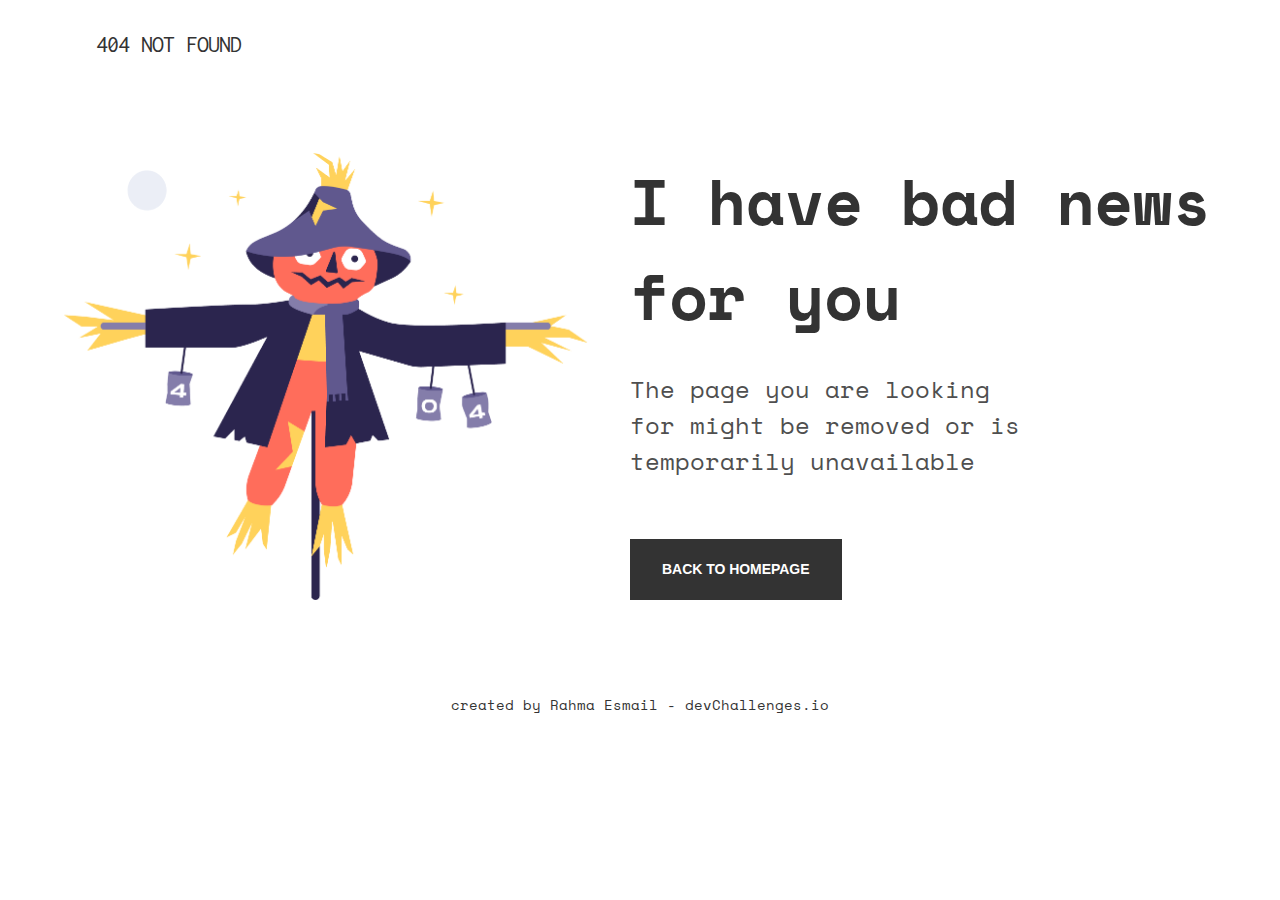
<file: index.html>
<!DOCTYPE html>
<html lang="en">
<head>
    <meta charset="UTF-8">
    <meta http-equiv="X-UA-Compatible" content="IE=edge">
    <meta name="viewport" content="width=device-width, initial-scale=1.0">
    <meta name="description" content="This page tell the user that the page can't founded">

    <link rel="preconnect" href="https://fonts.googleapis.com">
    <link rel="preconnect" href="https://fonts.gstatic.com" crossorigin>
    <link href="https://fonts.googleapis.com/css2?family=Space+Mono:wght@400;700&display=swap" rel="stylesheet">
    <link rel="preconnect" href="https://fonts.googleapis.com">
<link rel="preconnect" href="https://fonts.gstatic.com" crossorigin>
<link href="https://fonts.googleapis.com/css2?family=Inconsolata:wght@700&display=swap" rel="stylesheet">


    <link rel="stylesheet" href="css/general.css">
    <link rel="stylesheet" href="css/style.css">
    <link rel="stylesheet" href="css/queries.css">

    <link rel="shortcut icon" href="imgs/devchallenges.png" type="image/x-icon">
    <title>404 Page - Not Found Page</title>
</head>
<body>
    <header class="header">
       <p class="header-text">404 not found</p>
    </header>
    <section class="hero-section">
       <div class="container grid grid--2-cols">
           <div class="hero-img-box">
            <img src="imgs/Scarecrow.png" alt="Image that display that page not found (404-not-found-master)" class="hero-img">
           </div>

           <div class="hero-text-box">
              <h1 class="primary-heading">I have bad news for you</h1>
              <p class="hero-text">The page you are looking for might be removed or is temporarily unavailable</p>
              <button><a href="#" class="hero-btn">Back to homepage</a></button>
           </div>
       </div>
    </section>

    <footer>
        <p>
            created by Rahma Esmail - devChallenges.io
        </p>
    </footer>
</body>
</html>
</file>
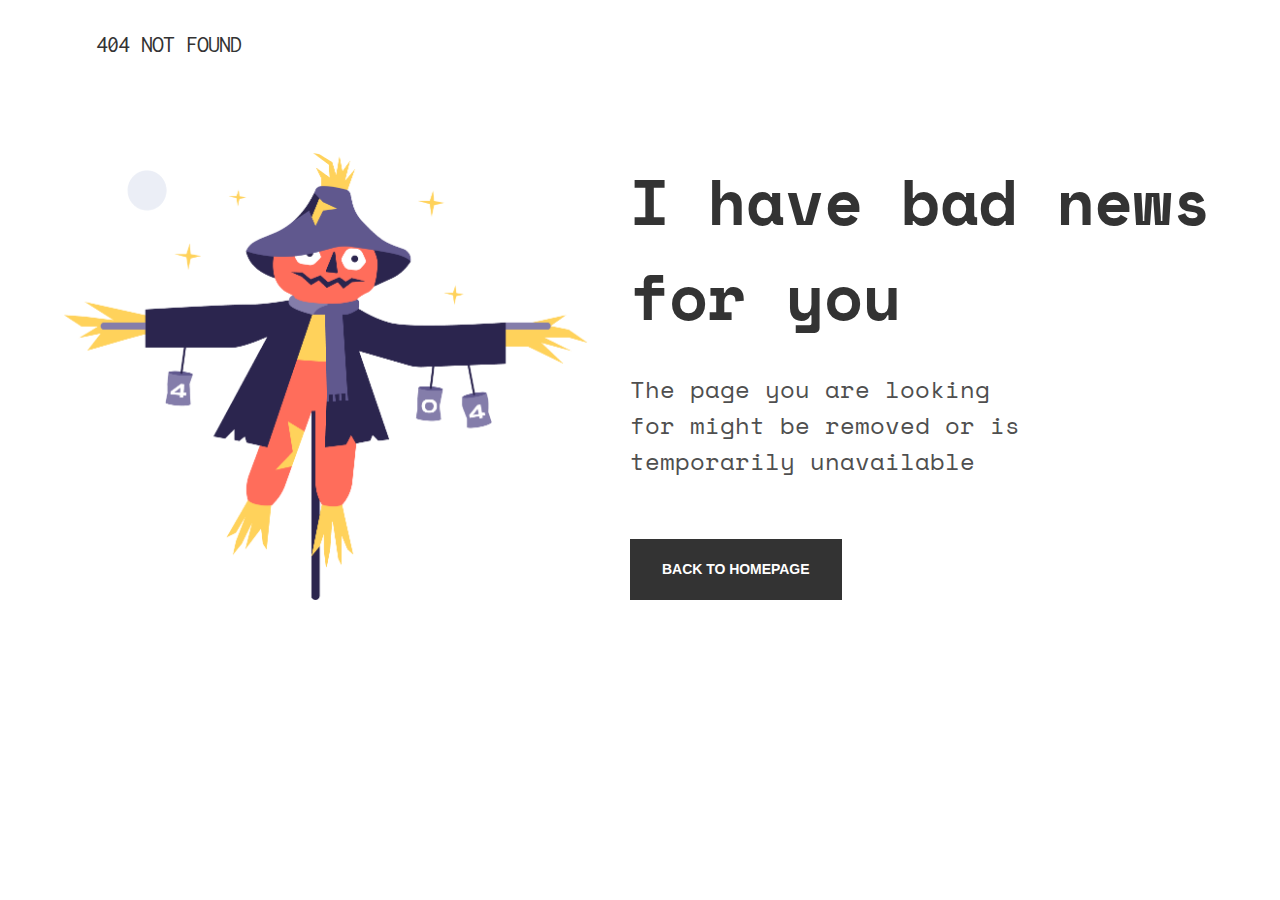
<file: Day 01-Not Found Page/index.html>
<!DOCTYPE html>
<html lang="en">
<head>
    <meta charset="UTF-8">
    <meta http-equiv="X-UA-Compatible" content="IE=edge">
    <meta name="viewport" content="width=device-width, initial-scale=1.0">
    <meta name="description" content="This page tell the user that the page can't founded">

    <link rel="preconnect" href="https://fonts.googleapis.com">
    <link rel="preconnect" href="https://fonts.gstatic.com" crossorigin>
    <link href="https://fonts.googleapis.com/css2?family=Space+Mono:wght@400;700&display=swap" rel="stylesheet">
    <link rel="preconnect" href="https://fonts.googleapis.com">
<link rel="preconnect" href="https://fonts.gstatic.com" crossorigin>
<link href="https://fonts.googleapis.com/css2?family=Inconsolata:wght@700&display=swap" rel="stylesheet">


    <link rel="stylesheet" href="css/general.css">
    <link rel="stylesheet" href="css/style.css">
    <link rel="stylesheet" href="css/queries.css">

    <link rel="shortcut icon" href="imgs/devchallenges.png" type="image/x-icon">
    <title>404 Page - Not Found Page</title>
</head>
<body>
    <header class="header">
       <p class="header-text">404 not found</p>
    </header>
    <section class="hero-section">
       <div class="container grid grid--2-cols">
           <div class="hero-img-box">
            <img src="imgs/Scarecrow.png" alt="Image that display that page not found (404-not-found-master)" class="hero-img">
           </div>

           <div class="hero-text-box">
              <h1 class="primary-heading">I have bad news for you</h1>
              <p class="hero-text">The page you are looking for might be removed or is temporarily unavailable</p>
              <button><a href="#" class="hero-btn">Back to homepage</a></button>
           </div>
       </div>
    </section>
</body>
</html>
</file>
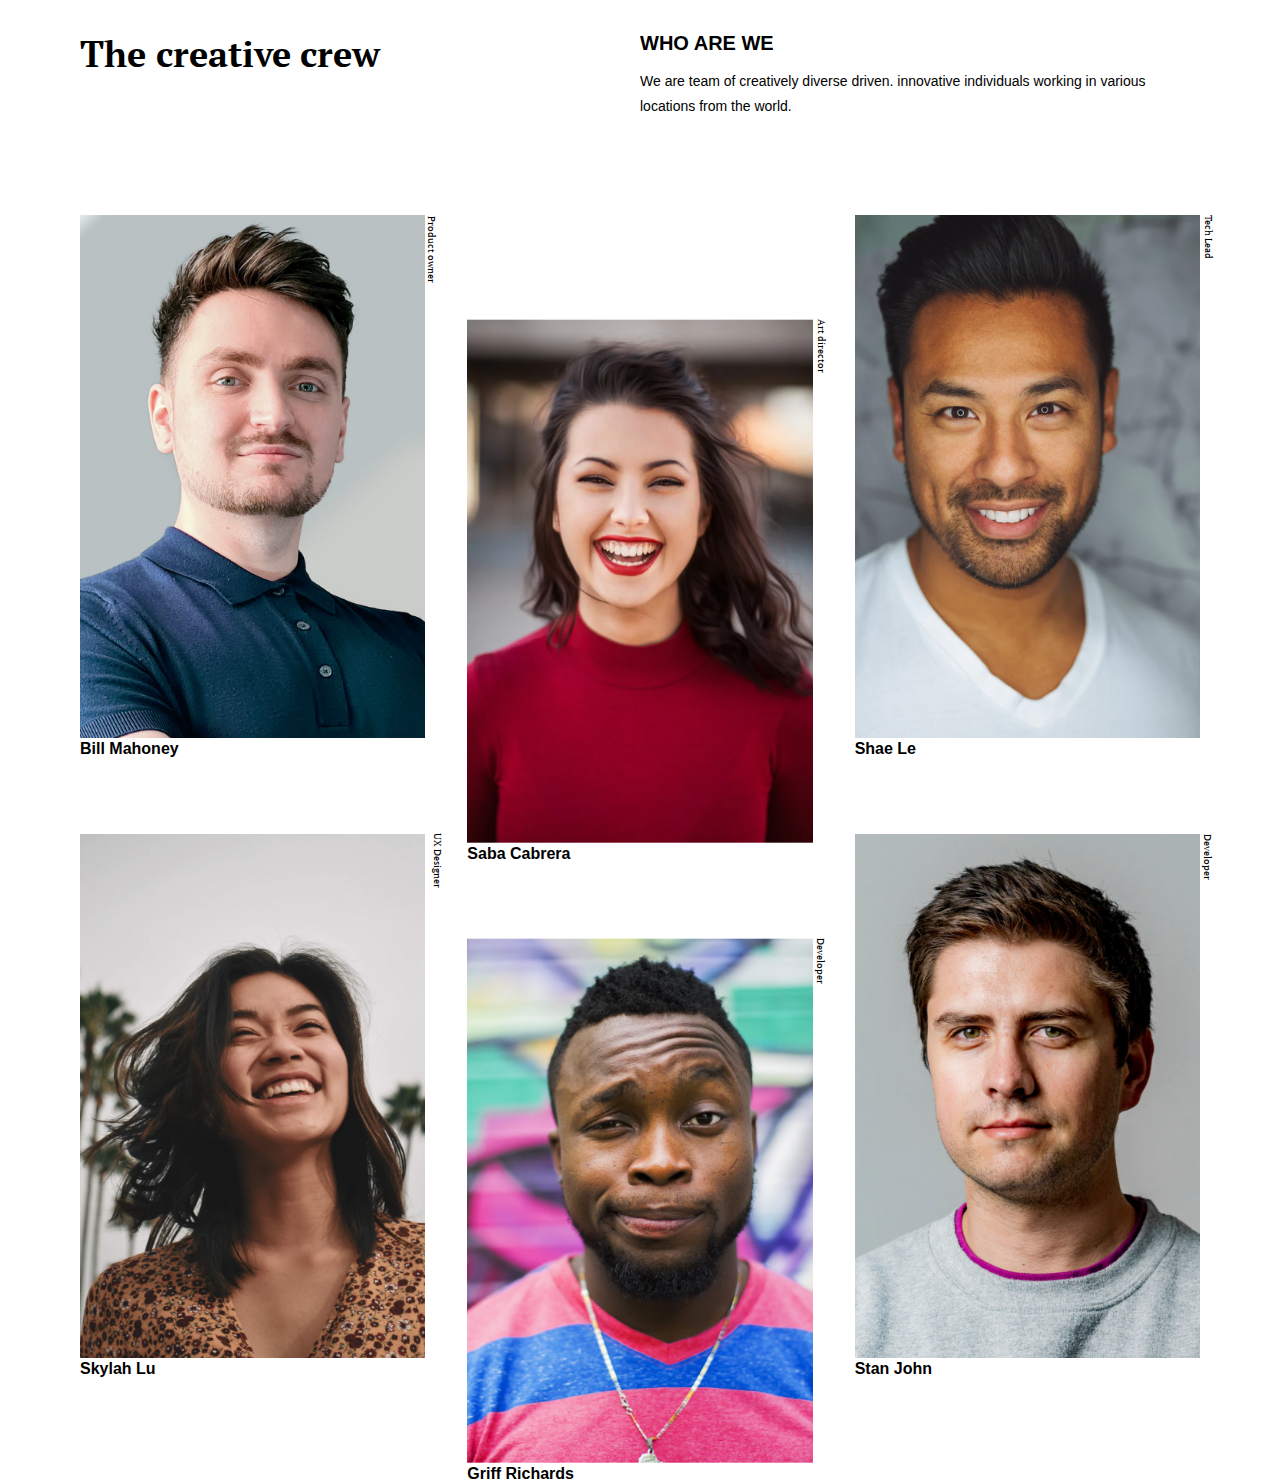
<file: Day 02-My Team Page/index.html>
<!DOCTYPE html>
<html lang="en">
  <head>
    <meta charset="UTF-8" />
    <meta http-equiv="X-UA-Compatible" content="IE=edge" />
    <meta name="viewport" content="width=device-width, initial-scale=1.0" />
    <link
      href="https://fonts.googleapis.com/css2?family=PT+Serif:wght@400;700&display=swap"
      rel="stylesheet"
    />

    <link rel="preconnect" href="https://fonts.googleapis.com" />
    <link rel="preconnect" href="https://fonts.gstatic.com" crossorigin />
    <link href="https://fonts.googleapis.com/css2?famil" />

    <link rel="stylesheet" href="css/style.css" />
    <title>Team-Challange</title>
  </head>
  <body>
    <div class="container">
      <div class="header">
        <h1>The creative crew</h1>
        <div class="header-text">
          <p class="sub-heading">WHO ARE WE</p>
          <p>
            We are team of creatively diverse driven. innovative individuals
            working in various locations from the world.
          </p>
        </div>
      </div>

      <div class="imgs-container grid grid--3-cols">
         <div class="img-box img-box-1">
            <img src="./photo1.png" alt="person 1">
            <span>Bill Mahoney</span>
         </div>
         <div class="img-box img-box-2">
            <img src="./photo2.png" alt="person 2">
            <span>Saba Cabrera</span>
         </div>
         <div class="img-box img-box-3">
            <img src="./photo3.png" alt="person 3">
            <span>Shae Le</span>
         </div>
         <div class="img-box img-box-4">
            <img src="./photo4.png" alt="person 4">
            <span>Skylah Lu</span>
         </div>
         <div class="img-box img-box-5">
            <img src="./photo5.png" alt="person 5">
            <span>Griff Richards</span>
         </div>
         <div class="img-box img-box-6">
            <img src="./photo6.png" alt="person 6">
            <span>Stan John</span>
         </div>
      </div>
    </div>
  </body>
</html>
</file>
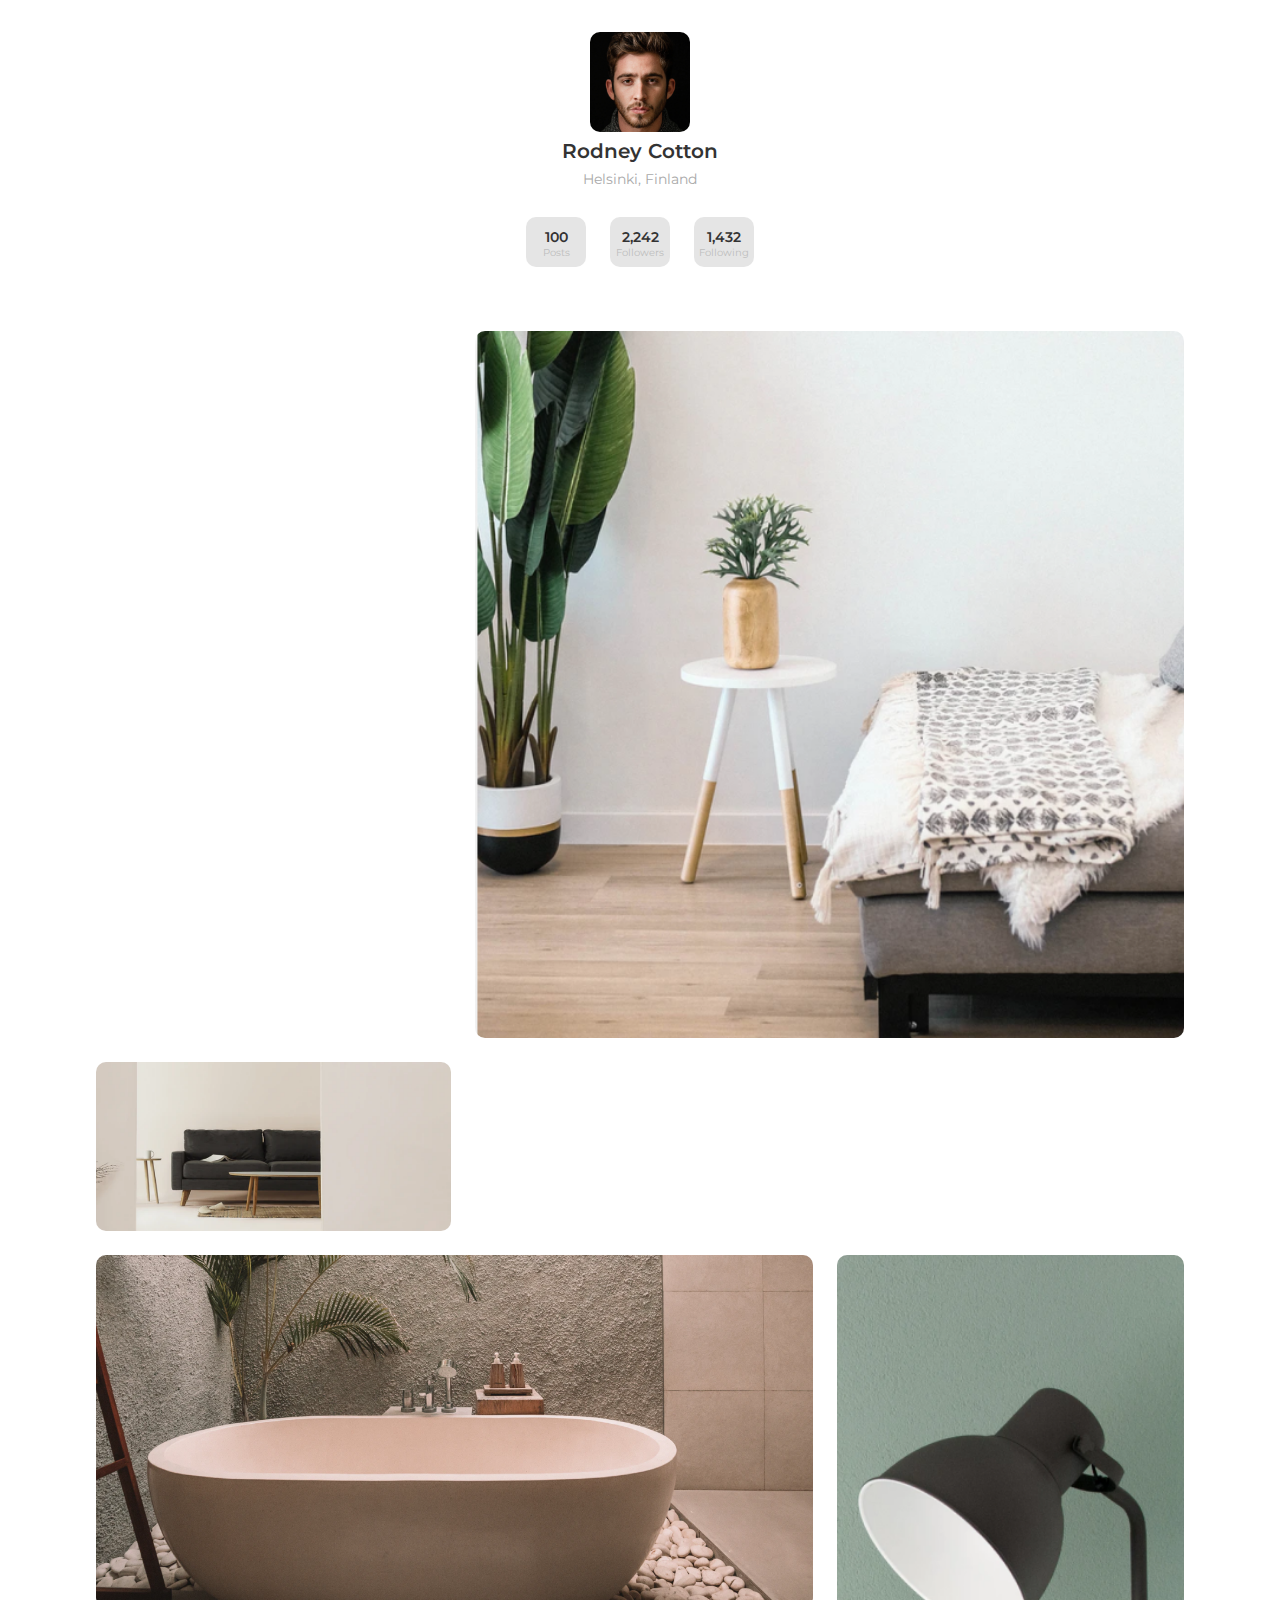
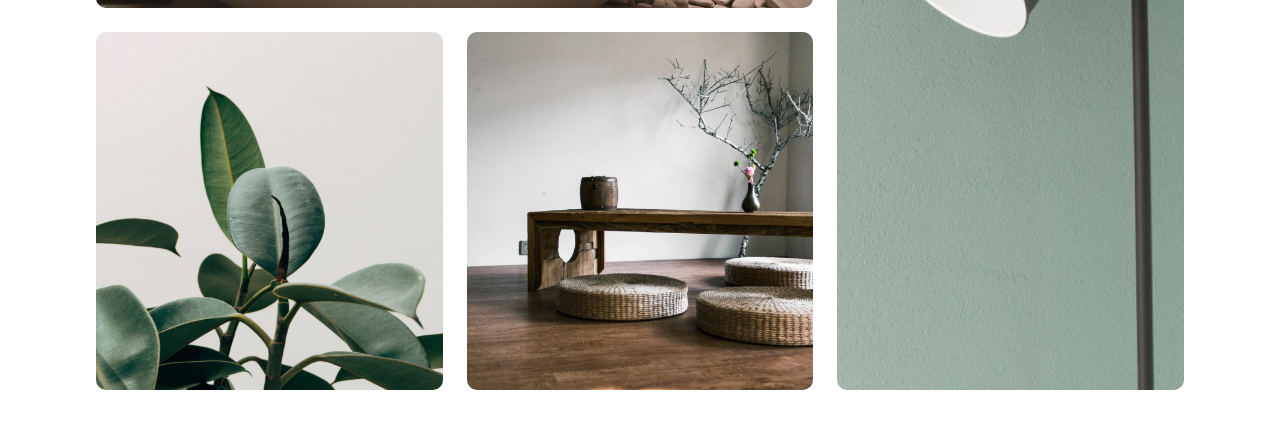
<file: Day 04-My Gallery/index.html>
<!DOCTYPE html>
<html lang="en">
  <head>
    <meta charset="UTF-8" />
    <meta http-equiv="X-UA-Compatible" content="IE=edge" />
    <meta name="viewport" content="width=device-width, initial-scale=1.0" />
    <link rel="preconnect" href="https://fonts.googleapis.com" />
    <link rel="preconnect" href="https://fonts.gstatic.com" crossorigin />
    <link
      href="https://fonts.googleapis.com/css2?family=Montserrat:wght@400;500&display=swap"
      rel="stylesheet"
    />
    <link rel="stylesheet" href="style.css" />
    <title>Day 04 - My Gallery</title>
  </head>
  <body>
    <section class="section-hero">
      <div class="container">
        <div class="personal-img">
          <img src="images/profilePhoto.png" alt="person image" />
          <h1>Rodney Cotton</h1>
          <p class="secondary-heading">Helsinki, Finland</p>
          <div class="btns">
            <div class="btn">
              <p class="number">100</p>
              <p class="btn-text">Posts</p>
            </div>
            <div class="btn">
              <p class="number">2,242</p>
              <p class="btn-text">Followers</p>
            </div>
            <div class="btn">
              <p class="number">1,432</p>
              <p class="btn-text">Following</p>
            </div>
          </div>
        </div>
        </div>

        <div class="container">
        <div class="imgs-box grid">
            <div class="img grid img-box-1">
                <picture>
                    
                </picture>
                <img src="images/photo1.png" alt="img-one">
                <img src="images/photo2.png" alt="img-two">
            </div>

            <div class="img grid img-box-2">
                <img src="images/photo3.png" class="img-one" alt="img-three">
                <img src="images/photo_4.png" class="img-two" alt="img-four">
                 <img src="images/photo5.png" class="img-three" alt="img-five">
                <img src="images/photo6.png" class="img-four" alt="img-six">
            </div>
        </div>
      </div>
    </section>
  </body>
</html>
</file>
<file: css/general.css>
* {
    padding: 0;
    margin: 0;
    box-sizing: border-box;
}

html {
    font-size: 62.5%;
}

body {
    line-height: 1;
    color: #333;
    font-family: 'Space Mono', monospace;
}

.container {
    padding: 6.4rem;
    margin: 0 auto;
}

.grid {
    display: grid;
}

.grid--2-cols {
    grid-template-columns: 1.5fr 1fr;
    gap: 4.2rem;
}

.primary-heading {
    font-size: 6.4rem;
    letter-spacing: -0.3px;
    font-weight: 700;
    line-height: 9.5rem;
    width: 58.6rem;
    height: 19rem;
}
</file>
<file: css/style.css>
.header {
  padding: 3.2rem 9.6rem;
}

.header-text {
   font-size: 2.4rem;
   line-height: 2.5rem;
   text-transform: uppercase;
   letter-spacing: -0.08rem;
   font-family: 'Inconsolata', monospace;
}

.hero-img {
    width: 100%;
    height: 100%;
}

.hero-text-box {
    display: flex;
    flex-direction: column;
    gap: 2.8rem;
    justify-content: center;
}

.hero-text {
    color: #4F4F4F;
    font-size: 2.4rem;
    line-height: 3.6rem;
    font-weight: 400;
    width: 40rem;
    height: 10.8rem;
}

button {
    margin-top: 3.2rem;
    width: fit-content;
    background-color: #333;
    padding: 2rem 3.2rem;
    border: none;
}

.hero-btn {
    text-decoration: none;
    color: white;
    text-transform: uppercase;
    letter-spacing: -0.035px;
    font-weight: 700;
    font-size: 1.4rem;
    line-height: 2.1rem;
}

footer {
    display: flex;
    justify-content: center;
    align-items: center;
    padding: 3.2rem;
}

footer p {
    font-size: 1.4rem;
    line-height: 1.7rem;
}
</file>
<file: css/queries.css>
@media (max-width:63em) {
    .primary-heading {
        width: 38rem;
        height: 16rem;
        font-size: 4.8rem;
        line-height: 7.1rem;
    }

    .hero-text {
        color: #4F4F4F;
        font-size: 1.8rem;
        line-height: 2.7rem;
        font-weight: 400;
        width: 30rem;
        height: 9rem;
    }
}


@media (max-width:50em) {
    .grid--2-cols {
        grid-template-columns: 2fr 1fr;
        gap: 2rem;
    }

    .primary-heading {
        width: 34rem;
        height: 13rem;
        font-size: 4.2rem;
        line-height: 6.1rem;
    }

    .hero-text {
        color: #4F4F4F;
        font-size: 1.6rem;
        line-height: 2.7rem;
        font-weight: 400;
        width: 28rem;
        height: 8rem;
    }
}


@media (max-width:45em) {
    .hero-img-box ,
    .hero-img-box {
        margin: 0 auto;
    }
    .grid--2-cols {
        grid-template-columns: 1fr;
    }

    .container {
        padding: 3.2rem;
    }

    .header {
        padding: 3.2rem 4.2rem;
      }
      
     .hero-img-box {
        text-align: center;
     }
      .hero-img {
        width: 80%;
      }

    .primary-heading {
        /* width: 35rem;
        height: 14.2rem; */
        width: 100%;
        height: auto;
        font-size: 4.6rem;
        line-height: 7.1rem;
    }

    .hero-text {
        color: #4F4F4F;
        font-size: 1.8rem;
        line-height: 2.7rem;
        font-weight: 400;
        /* width: 40rem;
        height: 10.8rem; */
        width: 100%;
        height: auto;
    }
    
}
</file>
<file: Day 01-Not Found Page/css/general.css>
* {
    padding: 0;
    margin: 0;
    box-sizing: border-box;
}

html {
    font-size: 62.5%;
}

body {
    line-height: 1;
    color: #333;
    font-family: 'Space Mono', monospace;
}

.container {
    padding: 6.4rem;
    margin: 0 auto;
}

.grid {
    display: grid;
}

.grid--2-cols {
    grid-template-columns: 1.5fr 1fr;
    gap: 4.2rem;
}

.primary-heading {
    font-size: 6.4rem;
    letter-spacing: -0.3px;
    font-weight: 700;
    line-height: 9.5rem;
    width: 58.6rem;
    height: 19rem;
}
</file>
<file: Day 01-Not Found Page/css/style.css>
.header {
  padding: 3.2rem 9.6rem;
}

.header-text {
   font-size: 2.4rem;
   line-height: 2.5rem;
   text-transform: uppercase;
   letter-spacing: -0.08rem;
   font-family: 'Inconsolata', monospace;
}

.hero-img {
    width: 100%;
    height: 100%;
}

.hero-text-box {
    display: flex;
    flex-direction: column;
    gap: 2.8rem;
    justify-content: center;
}

.hero-text {
    color: #4F4F4F;
    font-size: 2.4rem;
    line-height: 3.6rem;
    font-weight: 400;
    width: 40rem;
    height: 10.8rem;
}

button {
    margin-top: 3.2rem;
    width: fit-content;
    background-color: #333;
    padding: 2rem 3.2rem;
    border: none;
}

.hero-btn {
    text-decoration: none;
    color: white;
    text-transform: uppercase;
    letter-spacing: -0.035px;
    font-weight: 700;
    font-size: 1.4rem;
    line-height: 2.1rem;
}
</file>
<file: Day 01-Not Found Page/css/queries.css>
@media (max-width:63em) {
    .primary-heading {
        width: 38rem;
        height: 16rem;
        font-size: 4.8rem;
        line-height: 7.1rem;
    }

    .hero-text {
        color: #4F4F4F;
        font-size: 1.8rem;
        line-height: 2.7rem;
        font-weight: 400;
        width: 30rem;
        height: 9rem;
    }
}


@media (max-width:50em) {
    .grid--2-cols {
        grid-template-columns: 2fr 1fr;
        gap: 2rem;
    }

    .primary-heading {
        width: 34rem;
        height: 13rem;
        font-size: 4.2rem;
        line-height: 6.1rem;
    }

    .hero-text {
        color: #4F4F4F;
        font-size: 1.6rem;
        line-height: 2.7rem;
        font-weight: 400;
        width: 28rem;
        height: 8rem;
    }
}


@media (max-width:45em) {
    .hero-img-box ,
    .hero-img-box {
        margin: 0 auto;
    }
    .grid--2-cols {
        grid-template-columns: 1fr;
    }

    .container {
        padding: 3.2rem;
    }

    .header {
        padding: 3.2rem 4.2rem;
      }
      
     .hero-img-box {
        text-align: center;
     }
      .hero-img {
        width: 80%;
      }

    .primary-heading {
        /* width: 35rem;
        height: 14.2rem; */
        width: 100%;
        height: auto;
        font-size: 4.6rem;
        line-height: 7.1rem;
    }

    .hero-text {
        color: #4F4F4F;
        font-size: 1.8rem;
        line-height: 2.7rem;
        font-weight: 400;
        /* width: 40rem;
        height: 10.8rem; */
        width: 100%;
        height: auto;
    }
    
}
</file>
<file: Day 02-My Team Page/css/style.css>
* {
    padding: 0;
    margin: 0;
    box-sizing: border-box;
}

html {
    font-size: 62.5%;
}

body {
    font-family: 'Poppins', sans-serif;
}

.container {
    padding: 3rem 8rem 0;
    display: flex;
    flex-direction: column;
    gap: 9.6rem;
}

.header {
    display: flex;
    justify-content: space-between;
    gap: 3.2rem;
}

.header-text {
    display: flex;
    flex-direction: column;
    gap: 1.2rem;
    width: 50%;
}

h1 {
    font-family: "PT Serif", sans-serif;
    font-size: 3.6rem;
    line-height: 4.8rem;
    font-weight: 700;
    letter-spacing: -0.045px;
}

.sub-heading {
    font-size: 2rem;
    line-height: 2.7rem;
    font-weight: 700;
}

.header-text p:last-child {
    font-size: 1.4rem;
    line-height: 2.5rem;
}

.grid {
    display: grid;
}

.grid--3-cols {
    grid-template-columns: 1fr 1fr 1fr;
    row-gap: 1fr 1fr;
    column-gap: 4.2rem;
    row-gap: 9.6rem;
}


img {
    object-fit: cover;
    width: 100%;
    height: 100%;
}

.img-box-2,
.img-box-5 {
    transform: translateY(20%);
    -webkit-transform: translateY(20%);
    -moz-transform: translateY(20%);
    -ms-transform: translateY(20%);
    -o-transform: translateY(20%);
}

.img-box {
    position: relative;
}

.img-box::before {
    position: absolute;
    right: -30px;
    top: 20px;
    transform: rotate(90deg);
    -webkit-transform: rotate(90deg);
    -moz-transform: rotate(90deg);
    -ms-transform: rotate(90deg);
    -o-transform: rotate(90deg);
    font-family: "PT Serif", sans-serif;
    font-weight: 400;
}

.img-box-1::before {
    content: "Product owner";
    right: -40px;
    top: 28px;
}

.img-box-2::before {
    content: "Art director";
    right: -35px;
}

.img-box-3::before {
    content: "Tech Lead";
    top: 15px;
}

.img-box-4::before {
    content: "UX Designer";
    right: -40px;
    top: 20px;
}

.img-box-5::before {
    content: "Developer";
    top: 16px;
}

.img-box-6::before {
    content: "Developer";
    top: 16px;
}


.img-box span {
    font-weight: 700;
    font-size: 1.6rem;
}

@media (max-width:50em) {
    .container {
        gap: 9.6rem;
    }

    .header {
        flex-direction: column;
    }

    .header-text {
        width: 80%;
    }

    .grid--3-cols {
        grid-template-columns: 1fr 1fr;
        grid-template-rows: 1fr 1fr 1fr;
    }

    .img-box-5 {
        transform: translateY(0);
        -webkit-transform: translateY(0);
        -moz-transform: translateY(0);
        -ms-transform: translateY(0);
        -o-transform: translateY(0);
    }

    .img-box-4,
    .img-box-6 {
        transform: translateY(20%);
        -webkit-transform: translateY(20%);
        -moz-transform: translateY(20%);
        -ms-transform: translateY(20%);
        -o-transform: translateY(20%);
    }
}

@media (max-width:38em) {
    .container {
        padding: 3rem 5rem;
    }

    .header-text {
        width: 100%;
    }
}
</file>
<file: Day 04-My Gallery/style.css>
* {
    padding: 0;
    margin: 0;
    box-sizing: border-box;
}

html {
    font-size: 62.5%;
}

body {
    line-height: 1;
    color: #333;
    font-family: 'Montserrat', sans-serif;
}

.container {
    padding: 3.2rem 9.6rem;
}

.personal-img {
    display: flex;
    flex-direction: column;
    justify-content: center;
    align-items: center;
    gap: .5rem;
    margin: 0 auto;
}

.personal-img img {
    width: 100px;
    height: 100px;
    border-radius: 10px;
    -webkit-border-radius: 10px;
    -moz-border-radius: 10px;
    -ms-border-radius: 10px;
    -o-border-radius: 10px;
}

h1 {
    font-size: 2rem;
    line-height: 2.9rem;
    font-weight: 600;
}

.secondary-heading {
    font-size: 1.4rem;
    line-height: 1.7rem;
    color: #A9A9A9;
}

.btns {
    display: flex;
    gap: 2.4rem;
    align-items: center;
    justify-content: center;
    margin-top: 2.4rem;
}

.btn {
    display: flex;
    flex-direction: column;
    justify-content: center;
    align-items: center;
    text-align: center;
    background-color: #E5E5E5;
    width: 60px;
    height: 50px;
    border-radius: 10px;
    -webkit-border-radius: 10px;
    -moz-border-radius: 10px;
    -ms-border-radius: 10px;
    -o-border-radius: 10px;
}

.number {
    font-weight: 600;
    font-size: 1.4rem;
    line-height: 2.2rem;
}

.btn-text {
    color: #BDBDBD;
}

.img img {
    width: 100%;
    height: 100%;
    object-fit:cover;
     border-radius: 10px;
    -webkit-border-radius: 10px;
    -moz-border-radius: 10px;
    -ms-border-radius: 10px;
    -o-border-radius: 10px;
}

.grid {
    display: grid;
    column-gap: 2.4rem;
    row-gap: 2.4rem;
}

.img-box-1 {
    grid-template-columns: 1fr 2fr;
}

.img-box-2 {
    grid-template-columns: 1fr 1fr 1fr;
}

.img-one {
    grid-column: 1 / 3;
    grid-row: 1;
}

.img-two {
    grid-column: 3;
    grid-row: 1/3;
}

.img-three {
    grid-column: 1;
    grid-row: 2;
}

.img-four {
    grid-column: 2;
    grid-row: 2;
}

.img-box-2 img:last-child {
    grid-row: span -1;
}

.img-box-3 {
    grid-template-columns: 1fr 1fr 1fr;
}

@media (max-width:41em) {
    .grid {
        column-gap: 1rem;
        row-gap: 1rem;
    }

    .container {
        padding: 3.2rem;
    }
}
</file>
